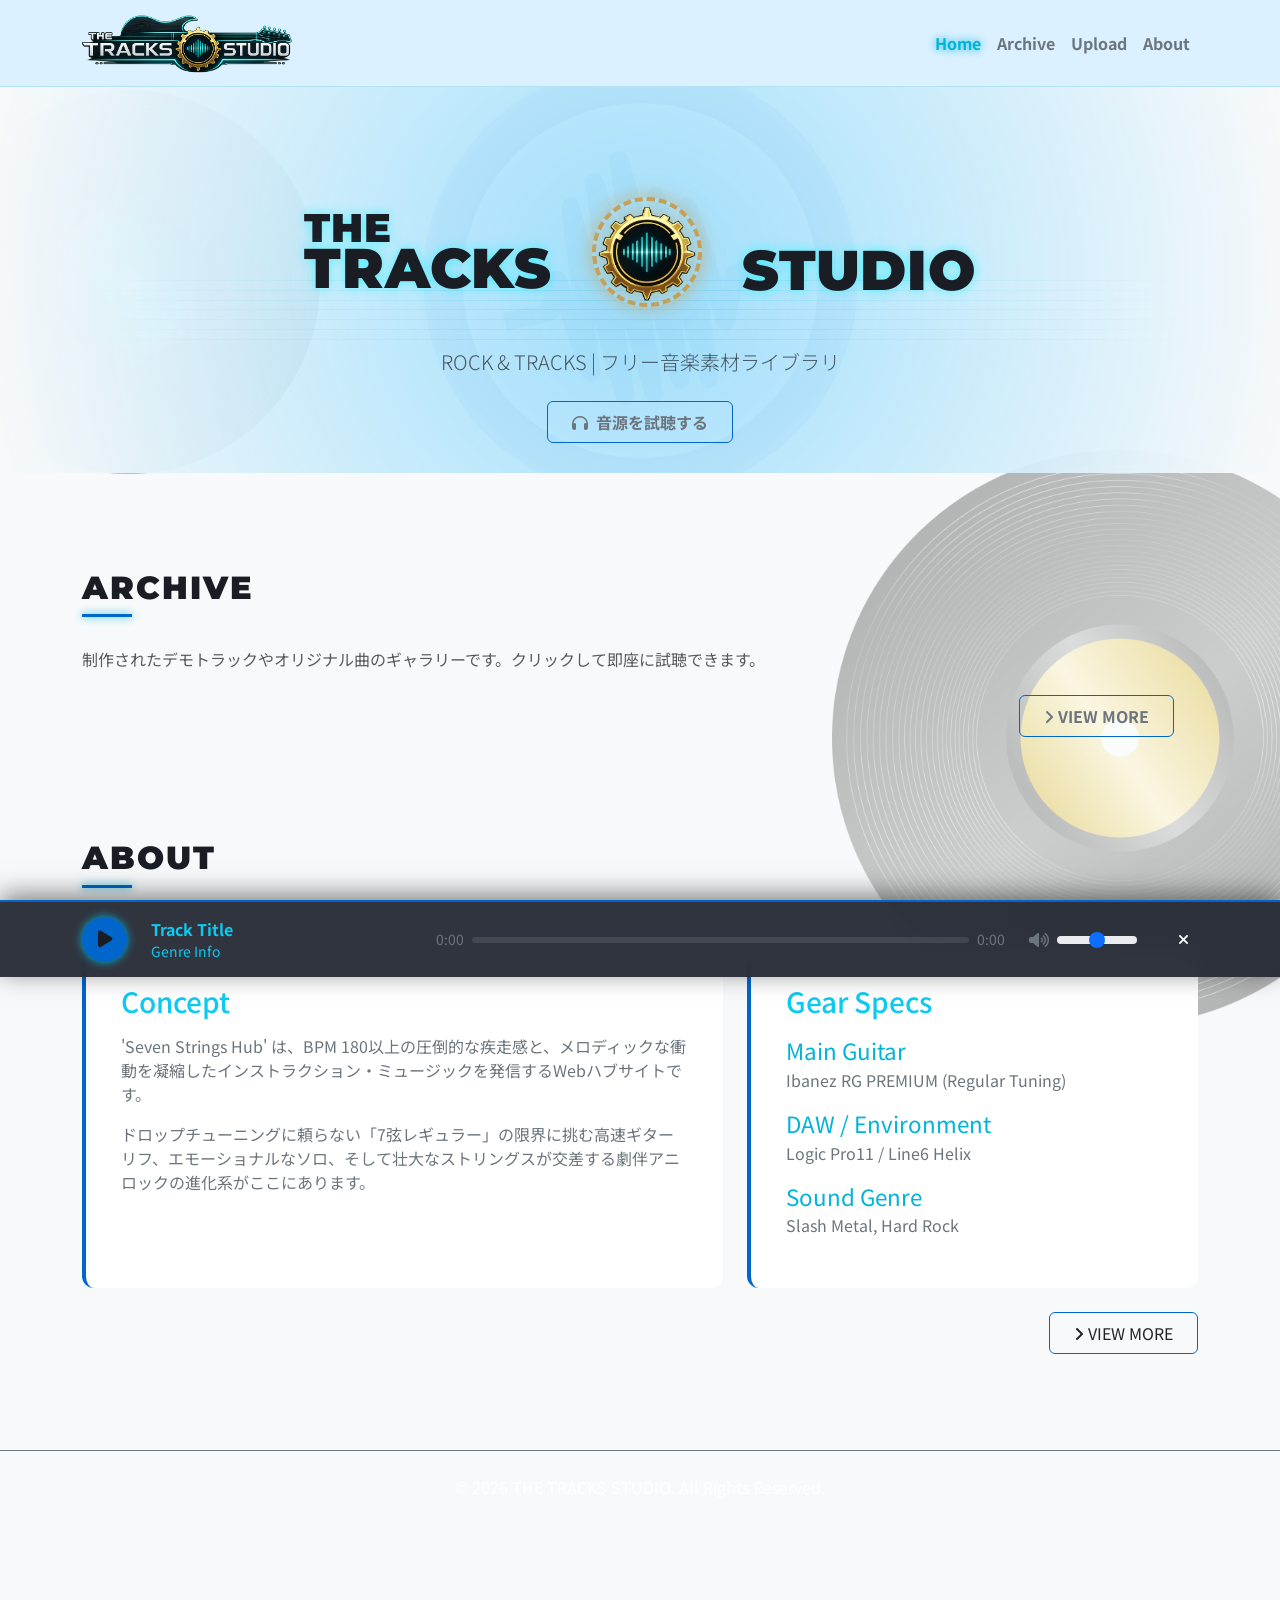
<file: index.html>
<!DOCTYPE html>
<html lang="ja">

<head>
  <meta charset="UTF-8">
  <meta name="viewport" content="width=device-width, initial-scale=1.0">
  <title>THE TRACKS STUDIO</title>

  <!-- Bootstrap 5 CSS -->
  <link href="https://cdn.jsdelivr.net/npm/bootstrap@5.3.2/dist/css/bootstrap.min.css" rel="stylesheet">
  <!-- Font Awesome 6 (アイコンフォント) -->
  <link href="https://cdnjs.cloudflare.com/ajax/libs/font-awesome/6.4.2/css/all.min.css" rel="stylesheet">
  <!-- Google Fonts -->
  <link rel="preconnect" href="https://fonts.googleapis.com">
  <link rel="preconnect" href="https://fonts.gstatic.com" crossorigin>
  <link
    href="https://fonts.googleapis.com/css2?family=Montserrat:wght@700;900&family=Noto+Sans+JP:wght@400;700&display=swap"
    rel="stylesheet">
  <!-- カスタムCSS -->
  <link rel="stylesheet" href="css/style.css">

</head>

<body>

  <!-- ナビゲーションバー -->
  <nav class="navbar navbar-expand-lg navbar-dark ssh-navbar sticky-top">
    <div class="container">
      <a class="navbar-brand" href="index.html"><img src="img/rogo-skeleton.png" alt="ロゴ" class="nav-rogo"></a>
      <button class="navbar-toggler" type="button" data-bs-toggle="collapse" data-bs-target="#sshNavbarContent">
        <span class="navbar-toggler-icon"></span>
      </button>
      <div class="collapse navbar-collapse" id="sshNavbarContent">
        <ul class="navbar-nav ms-auto mb-2 mb-lg-0">
          <li class="nav-item">
            <a class="nav-link ssh-nav-link active" href="index.html">Home</a>
          </li>
          <li class="nav-item">
            <a class="nav-link ssh-nav-link" href="archive.html">Archive</a>
          </li>
          <li class="nav-item">
            <a class="nav-link ssh-nav-link" href="upload.html">Upload</a>
          </li>
          <li class="nav-item">
            <a class="nav-link ssh-nav-link" href="about.html">About</a>
          </li>
        </ul>
      </div>
    </div>
  </nav>

  <div id="page-shell">
  <!-- ヒーローセクション（Home） -->
  <header id="home" class="ssh-hero-section d-flex align-items-center">
    <!-- ギターシルエットの装飾 -->
    <i class="fa-brands fa-creative-commons-sampling ssh-bg-guitar"></i>

    <!-- 7本の弦を模したライン装飾 -->
    <div class="ssh-strings-container">
      <div class="ssh-string-line"></div>
      <div class="ssh-string-line"></div>
      <div class="ssh-string-line"></div>
      <div class="ssh-string-line"></div>
      <div class="ssh-string-line"></div>
      <div class="ssh-string-line"></div>
      <div class="ssh-string-line"></div>
    </div>

    <div class="container text-center">
      <!-- 提示ロゴの再現エリア -->
      <div class="ssh-logo-wrapper">
        <div class="ssh-logo-left">
          <div class="ssh-text-the fs-1">THE</div>
          <div class="ssh-text-tracks">TRACKS</div>
        </div>
        <div class="ssh-logo-center">
          <div class="ssh-gold-gear"></div>
          <!-- 紋章として鋭利な突起を画像で表現 -->
          <div class="ssh-gold-crest">
            <img src="img/emblem.png" alt="emblem" class="w-75 mt-1">
          </div>
        </div>
        <div class="ssh-logo-right">
          <div class="ssh-text-studio">STUDIO</div>
        </div>
      </div>

      <p class="lead text-muted mb-4">ROCK & TRACKS | フリー音楽素材ライブラリ</p>
      <a href="archive.html" class="btn ssh-btn-outline px-4 py-2 ssh-nav-link"><i
          class="fa-solid fa-headphones me-2"></i>音源を試聴する</a>
    </div>
  </header>

  <!-- アーカイブセクション（Archive） -->
  <main id="main-content" class="container my-5">
    <section id="archive" class="py-5">
      <h2 class="ssh-section-title">ARCHIVE</h2>

      <p class="text-muted mb-4">制作されたデモトラックやオリジナル曲のギャラリーです。クリックして即座に試聴できます。</p>
      <!-- レコード背景1 -->
      <div class="record1"><img src="img/record1.png" alt="レコード1"></div>
      <!-- レコード背景2 -->
      <div class="record2"><img src="img/record2.png" alt="レコード2"></div>

      <!-- jQueryによって動的に出力されるカードリスト -->
      <div class="row" id="ssh-archive-container">
        <!-- JSで動的に追加されます -->
      </div>

      <a href="archive.html" class="btn text-dark ssh-btn-outline px-4 py-2 ssh-nav-link position-absolute end-0 me-4">
        <i class="fa-solid fa-angle-right me-1"></i>VIEW MORE
      </a>

      <div class="py-4"></div>
    </section>

    <!-- アバウトセクション（About） -->
    <section id="about" class="py-5">
      <h2 class="ssh-section-title">ABOUT</h2>
      <div class="row g-4 mt-2">
        <div class="col-lg-7">
          <div class="ssh-about-box h-100">
            <h3 class="text-info mb-3">Concept</h3>
            <p class="ssh-track-desc">
              'Seven Strings Hub' は、BPM 180以上の圧倒的な疾走感と、メロディックな衝動を凝縮したインストラクション・ミュージックを発信するWebハブサイトです。
            </p>
            <p class="ssh-track-desc">
              ドロップチューニングに頼らない「7弦レギュラー」の限界に挑む高速ギターリフ、エモーショナルなソロ、そして壮大なストリングスが交差する劇伴アニロックの進化系がここにあります。
            </p>
          </div>
        </div>

        <div class="col-lg-5">
          <div class="ssh-about-box h-100">
            <h3 class="text-info mb-3">Gear Specs</h3>
            <dl class="ssh-spec-list">
              <dt>Main Guitar</dt>
              <dd>Ibanez RG PREMIUM (Regular Tuning)</dd>
              <dt>DAW / Environment</dt>
              <dd>Logic Pro11 / Line6 Helix</dd>
              <dt>Sound Genre</dt>
              <dd>Slash Metal, Hard Rock</dd>
            </dl>
          </div>
        </div>
      </div>
      <div class="mt-4 d-flex justify-content-end">
      <a href="about.html" class="btn text-dark ssh-btn-outline px-4 py-2 ">
        <i class="fa-solid fa-angle-right me-1"></i>VIEW MORE
      </a>
      </div>
    </section>
  </main>
  </div>

  <!-- フッター -->
  <footer class="text-center py-4 border-top border-secondary mt-5">
    <div class="container">
      <p class="text-white mb-0">&copy; 2026 THE TRACKS STUDIO. All Rights Reserved.</p>
    </div>
  </footer>

  <!-- 固定型グローバルオーディオプレイヤー -->
  <div class="ssh-global-player" id="ssh-global-player">
    <div class="container">
      <div class="row align-items-center">
        <!-- 再生/一時停止ボタン -->
        <div class="col-auto">
          <button class="ssh-player-btn" id="ssh-global-play-btn">
            <i class="fa-solid fa-play"></i>
          </button>
        </div>
        <!-- トラック情報 -->
        <div class="col-md-3 col-12 my-2 my-md-0">
          <div class="ssh-player-title text-info fw-bold" id="ssh-player-title">Track Title</div>
          <div class="text-info small" id="ssh-player-genre">Genre Info</div>
        </div>
        <!-- プログレスバー -->
        <div class="col">
          <div class="d-flex align-items-center">
            <span class="small text-secondary me-2" id="ssh-current-time">0:00</span>
            <div class="ssh-progress-container" id="ssh-progress-container">
              <div class="ssh-progress-inner" id="ssh-progress-inner"></div>
            </div>
            <span class="small text-secondary ms-2" id="ssh-total-time">0:00</span>
          </div>
        </div>

        <!-- ボリュームスライダー -->
        <div class="col-auto d-flex align-items-center me-2" id="ssh-volume-section">
          <i class="fa-solid fa-volume-high text-secondary me-2" id="ssh-volume-icon"></i>
          <input type="range" class="form-range" id="ssh-volume-slider" min="0" max="1" step="0.05" value="0.5"
            style="width: 80px; cursor: pointer;">
        </div>

        <!-- プレイヤーを閉じるボタン -->
        <div class="col-auto">
          <button class="btn btn-sm text-white" id="ssh-close-player-btn" title="プレイヤーを閉じる">
            <i class="fa-solid fa-xmark"></i>
          </button>
        </div>
      </div>
    </div>
  </div>

  <!-- Bootstrap 5 JS Bundle -->
  <script src="https://cdn.jsdelivr.net/npm/bootstrap@5.3.2/dist/js/bootstrap.bundle.min.js"></script>
  <!-- jQuery -->
  <script src="https://code.jquery.com/jquery-3.7.1.min.js"></script>
  <!-- 音源再生用のカスタムJS -->
  <script src="js/music.js"></script>
  <script src="js/router.js"></script>
</body>

</html>
</file>
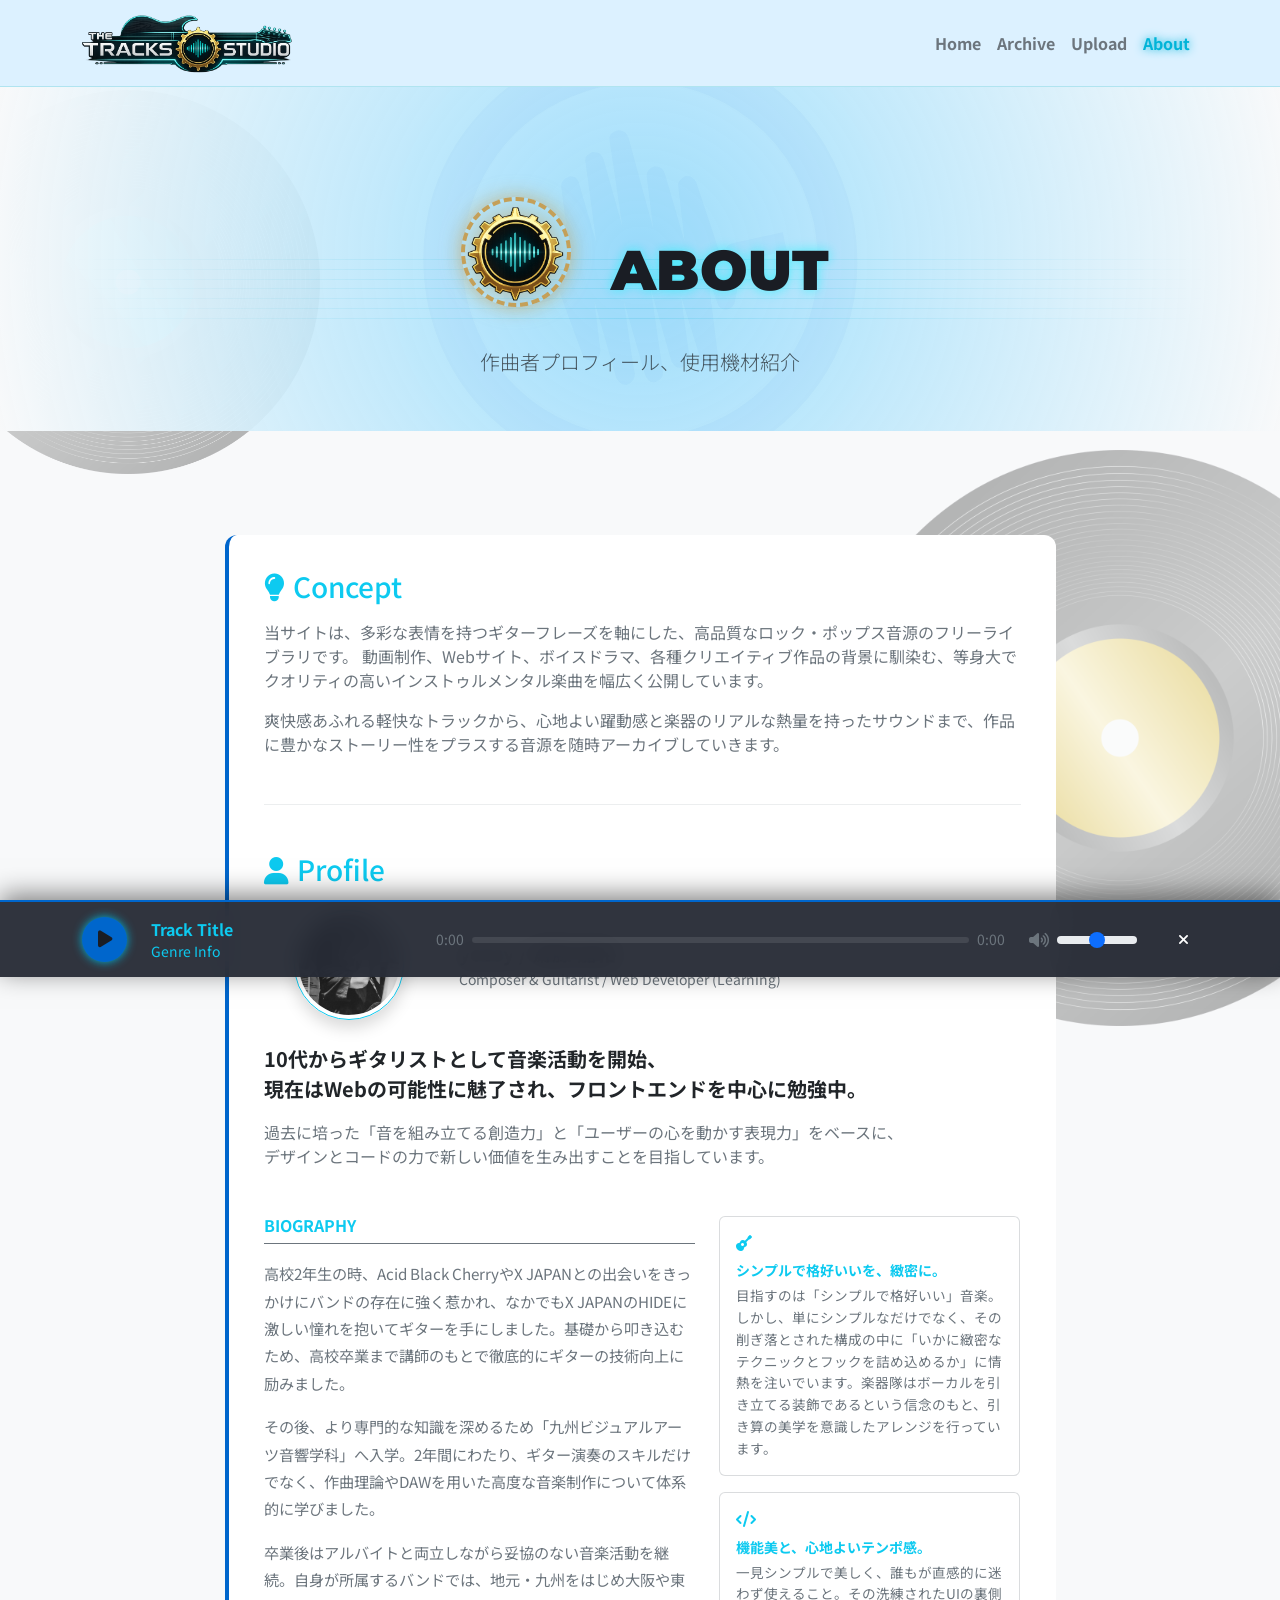
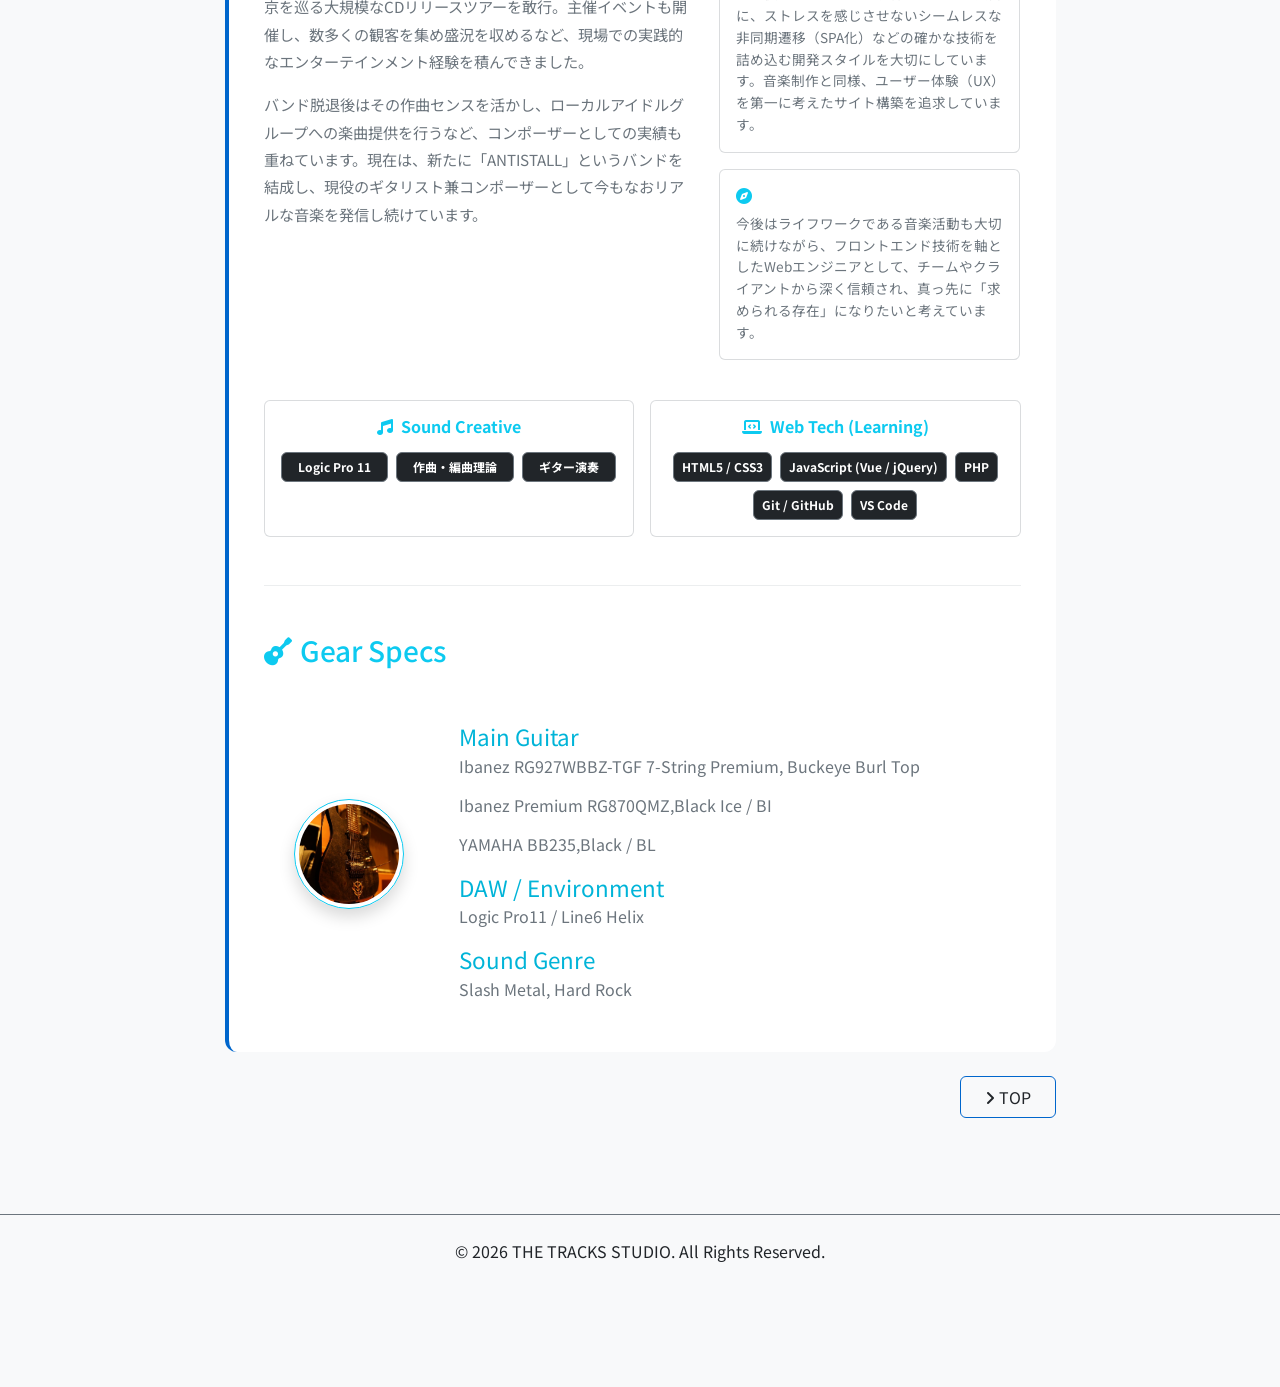
<file: about.html>
<!DOCTYPE html>
<html lang="ja">

<head>
  <meta charset="UTF-8">
  <meta name="viewport" content="width=device-width, initial-scale=1.0">
  <title>THE TRACKS STUDIO  ABOUT</title>

  <link href="https://cdn.jsdelivr.net/npm/bootstrap@5.3.2/dist/css/bootstrap.min.css" rel="stylesheet">
  <link href="https://cdnjs.cloudflare.com/ajax/libs/font-awesome/6.4.2/css/all.min.css" rel="stylesheet">
  <link rel="preconnect" href="https://fonts.googleapis.com">
  <link rel="preconnect" href="https://fonts.gstatic.com" crossorigin>
  <link
    href="https://fonts.googleapis.com/css2?family=Montserrat:wght@700;900&family=Noto+Sans+JP:wght@400;700&display=swap"
    rel="stylesheet">
  <link rel="stylesheet" href="css/style.css">
</head>
<body>

  <nav class="navbar navbar-expand-lg navbar-dark ssh-navbar sticky-top">
    <div class="container">
      <a class="navbar-brand" href="index.html"><img src="img/rogo-skeleton.png" alt="ロゴ" class="nav-rogo"></a>
      <button class="navbar-toggler" type="button" data-bs-toggle="collapse" data-bs-target="#sshNavbarContent">
        <span class="navbar-toggler-icon"></span>
      </button>
      <div class="collapse navbar-collapse" id="sshNavbarContent">
        <ul class="navbar-nav ms-auto mb-2 mb-lg-0">
          <li class="nav-item">
            <a class="nav-link ssh-nav-link" href="index.html">Home</a>
          </li>
          <li class="nav-item">
            <a class="nav-link ssh-nav-link" href="archive.html">Archive</a>
          </li>
          <li class="nav-item">
            <a class="nav-link ssh-nav-link" href="upload.html">Upload</a>
          </li>
          <li class="nav-item">
            <a class="nav-link ssh-nav-link active" href="about.html">About</a>
          </li>
        </ul>
      </div>
    </div>
  </nav>

  <div id="page-shell">
  <header id="home" class="ssh-hero-section d-flex align-items-center">
    <!-- 波形シルエットの装飾 -->
    <i class="fa-brands fa-creative-commons-sampling ssh-bg-guitar"></i>

    <!-- 7本の弦を模したライン装飾 -->
    <div class="ssh-strings-container">
      <div class="ssh-string-line"></div>
      <div class="ssh-string-line"></div>
      <div class="ssh-string-line"></div>
      <div class="ssh-string-line"></div>
      <div class="ssh-string-line"></div>
      <div class="ssh-string-line"></div>
      <div class="ssh-string-line"></div>
    </div>

    <div class="container text-center">
      <div class="ssh-logo-wrapper">
        <div class="ssh-logo-center">
          <div class="ssh-gold-gear"></div>
          <div class="ssh-gold-crest">
            <img src="img/emblem.png" alt="emblem" class="w-75 mt-1">
          </div>
        </div>
        <div class="ssh-logo-right">
          <div class="ssh-text-studio">ABOUT</div>
        </div>
      </div>
      <p class="lead text-muted mb-4">作曲者プロフィール、使用機材紹介</p>
    </div>
  </header>

  <main id="main-content" class="container my-5">
    <div class="record1"><img src="img/record1.png" alt="レコード1"></div>
    <div class="record2"><img src="img/record2.png" alt="レコード2"></div>

    <section id="about" class="py-5">
      <div class="row justify-content-center mt-2">
        <div class="col-lg-9">

          <div class="ssh-about-box">

            <!-- 1. コンセプト -->
            <div class="mb-5">
              <h3 class="text-info mb-3"><i class="fa-solid fa-lightbulb me-2"></i>Concept</h3>
              <p class="ssh-track-desc">
                当サイトは、多彩な表情を持つギターフレーズを軸にした、高品質なロック・ポップス音源のフリーライブラリです。
                動画制作、Webサイト、ボイスドラマ、各種クリエイティブ作品の背景に馴染む、等身大でクオリティの高いインストゥルメンタル楽曲を幅広く公開しています。
              </p>
              <p class="ssh-track-desc mb-0">
                爽快感あふれる軽快なトラックから、心地よい躍動感と楽器のリアルな熱量を持ったサウンドまで、作品に豊かなストーリー性をプラスする音源を随時アーカイブしていきます。
              </p>
            </div>

            <hr class="border-secondary my-5 border-opacity-50">

            <!-- 2. プロフィールメイン -->
            <div class="mb-5">
              <h3 class="text-info mb-4"><i class="fa-solid fa-user me-2"></i>Profile</h3>

              <div class="row g-4 mb-4 align-items-center">
                <div class="col-md-3 text-center">
                  <img src="img/profile.jpg" alt="Creator Icon"
                    class="rounded-circle border border-info p-1 shadow img-fluid"
                    style="width: 110px; height: 110px; object-fit: cover;">
                </div>
                <div class="col-md-9 text-start">
                  <h4 class="h5 text-dark fw-bold mb-1">yossy / 齋藤 嘉裕</h4>
                  <p class="text-secondary small mb-0">Composer & Guitarist / Web Developer (Learning)</p>
                </div>
              </div>

              <!-- イントロテキスト -->
              <p class="lead text-dark fw-bold mb-3">
                10代からギタリストとして音楽活動を開始、<br>現在はWebの可能性に魅了され、フロントエンドを中心に勉強中。
              </p>
              <p class="ssh-track-desc mb-4">
                過去に培った「音を組み立てる創造力」と「ユーザーの心を動かす表現力」をベースに、<br>デザインとコードの力で新しい価値を生み出すことを目指しています。
              </p>

              <!-- 経歴とこだわり -->
              <div class="row g-4 mt-2">
                <!-- 経歴 -->
                <div class="col-md-7">
                  <h5 class="h6 fw-bold text-info mb-3 border-bottom border-secondary pb-2">BIOGRAPHY</h5>
                  <div class="ssh-track-desc text-secondary" style="line-height: 1.8; font-size: 0.95rem;">
                    <p class="mb-3">
                      高校2年生の時、Acid Black CherryやX JAPANとの出会いをきっかけにバンドの存在に強く惹かれ、なかでもX JAPANのHIDEに激しい憧れを抱いてギターを手にしました。基礎から叩き込むため、高校卒業まで講師のもとで徹底的にギターの技術向上に励みました。
                    </p>
                    <p class="mb-3">
                      その後、より専門的な知識を深めるため「九州ビジュアルアーツ音響学科」へ入学。2年間にわたり、ギター演奏のスキルだけでなく、作曲理論やDAWを用いた高度な音楽制作について体系的に学びました。
                    </p>
                    <p class="mb-3">
                      卒業後はアルバイトと両立しながら妥協のない音楽活動を継続。自身が所属するバンドでは、地元・九州をはじめ大阪や東京を巡る大規模なCDリリースツアーを敢行。主催イベントも開催し、数多くの観客を集め盛況を収めるなど、現場での実践的なエンターテインメント経験を積んできました。
                    </p>
                    <p class="mb-0">
                      バンド脱退後はその作曲センスを活かし、ローカルアイドルグループへの楽曲提供を行うなど、コンポーザーとしての実績も重ねています。現在は、新たに「ANTISTALL」というバンドを結成し、現役のギタリスト兼コンポーザーとして今もなおリアルな音楽を発信し続けています。
                    </p>
                  </div>
                </div>

                <!-- こだわり -->
                <div class="col-md-5">
                  <div class="p-3 mb-3 rounded border border-secondary border-opacity-25" style="background: rgba(255,255,255,0.02);">
                    <h6 class="fw-bold text-white mb-2"><i class="fa-solid fa-guitar me-2 text-info"></i>CREATIVE BELIEF</h6>
                    <p class="text-info small fw-bold mb-1">シンプルで格好いいを、緻密に。</p>
                    <p class="small text-secondary mb-0" style="font-size: 0.85rem; line-height: 1.6;">
                      目指すのは「シンプルで格好いい」音楽。しかし、単にシンプルなだけでなく、その削ぎ落とされた構成の中に「いかに緻密なテクニックとフックを詰め込めるか」に情熱を注いでいます。楽器隊はボーカルを引き立てる装飾であるという信念のもと、引き算の美学を意識したアレンジを行っています。
                    </p>
                  </div>

                  <div class="p-3 mb-3 rounded border border-secondary border-opacity-25" style="background: rgba(255,255,255,0.02);">
                    <h6 class="fw-bold text-white mb-2"><i class="fa-solid fa-code me-2 text-info"></i>WEB CODING FOCUS</h6>
                    <p class="text-info small fw-bold mb-1">機能美と、心地よいテンポ感。</p>
                    <p class="small text-secondary mb-0" style="font-size: 0.85rem; line-height: 1.6;">
                      一見シンプルで美しく、誰もが直感的に迷わず使えること。その洗練されたUIの裏側に、ストレスを感じさせないシームレスな非同期遷移（SPA化）などの確かな技術を詰め込む開発スタイルを大切にしています。音楽制作と同様、ユーザー体験（UX）を第一に考えたサイト構築を追求しています。
                    </p>
                  </div>

                  <div class="p-3 rounded border border-secondary border-opacity-25" style="background: rgba(255,255,255,0.02);">
                    <h6 class="fw-bold text-white mb-2"><i class="fa-solid fa-compass me-2 text-info"></i>FUTURE VISION</h6>
                    <p class="small text-secondary mb-0" style="font-size: 0.85rem; line-height: 1.6;">
                      今後はライフワークである音楽活動も大切に続けながら、フロントエンド技術を軸としたWebエンジニアとして、チームやクライアントから深く信頼され、真っ先に「求められる存在」になりたいと考えています。
                    </p>
                  </div>
                </div>
              </div>

              <!-- スキルセット -->
              <div class="row g-3 mt-4">
                <div class="col-md-6">
                  <div class="p-3 rounded border border-secondary border-opacity-25 h-100" style="background: rgba(255,255,255,0.01);">
                    <h6 class="fw-bold text-info mb-3 text-center"><i class="fa-solid fa-music me-2"></i>Sound Creative</h6>
                    <div class="d-flex flex-wrap gap-2 justify-content-center">
                      <span class="badge bg-dark text-white border border-secondary px-3 py-2">Logic Pro 11</span>
                      <span class="badge bg-dark text-white border border-secondary px-3 py-2">作曲・編曲理論</span>
                      <span class="badge bg-dark text-white border border-secondary px-3 py-2">ギター演奏</span>
                    </div>
                  </div>
                </div>
                <div class="col-md-6">
                  <div class="p-3 rounded border border-secondary border-opacity-25 h-100" style="background: rgba(255,255,255,0.01);">
                    <h6 class="fw-bold text-info mb-3 text-center"><i class="fa-solid fa-laptop-code me-2"></i>Web Tech (Learning)</h6>
                    <div class="d-flex flex-wrap gap-2 justify-content-center">
                      <span class="badge bg-dark text-white border border-secondary px-2 py-2">HTML5 / CSS3</span>
                      <span class="badge bg-dark text-white border border-secondary px-2 py-2">JavaScript (Vue / jQuery)</span>
                      <span class="badge bg-dark text-white border border-secondary px-2 py-2">PHP</span>
                      <span class="badge bg-dark text-white border border-secondary px-2 py-2">Git / GitHub</span>
                      <span class="badge bg-dark text-white border border-secondary px-2 py-2">VS Code</span>
                    </div>
                  </div>
                </div>
              </div>

            </div>

            <hr class="border-secondary my-5 border-opacity-50">

            <!-- 3. 機材スペック -->
            <div>
              <h3 class="text-info mb-4"><i class="fa-solid fa-guitar me-2"></i>Gear Specs</h3>

              <div class="row align-items-center g-4">
                <div class="col-md-3 text-center">
                  <img src="img/guitar.JPG" alt="guitar Icon"
                    class="rounded-circle border border-info p-1 shadow img-fluid"
                    style="width: 110px; height: 110px; object-fit: cover;">
                </div>
                <div class="col-md-9 text-start">
                  <h4 class="h5 text-white fw-bold mb-1">使用機材</h4>
                  <dl class="ssh-spec-list">
                    <dt>Main Guitar</dt>
                    <dd>Ibanez RG927WBBZ-TGF 7-String Premium, Buckeye Burl Top</dd>
                    <dd>Ibanez Premium RG870QMZ,Black Ice / BI</dd>
                    <dd>YAMAHA BB235,Black / BL</dd>
                    <dt>DAW / Environment</dt>
                    <dd>Logic Pro11 / Line6 Helix</dd>
                    <dt>Sound Genre</dt>
                    <dd>Slash Metal, Hard Rock</dd>
                  </dl>
                </div>
              </div>
            </div>
          </div>
      <div class="mt-4 d-flex justify-content-end">
      <a href="index.html" class="btn text-dark ssh-btn-outline px-4 py-2 ">
        <i class="fa-solid fa-angle-right me-1"></i>TOP
      </a>
      </div>
        </div>
      </div>
    </section>
  </main>
  </div>

  <footer class="text-center py-4 border-top border-secondary mt-5">
    <div class="container">
      <p class="text-dark mb-0">&copy; 2026 THE TRACKS STUDIO. All Rights Reserved.</p>
    </div>
  </footer >

  <div class="ssh-global-player" id="ssh-global-player">
    <div class="container">
      <div class="row align-items-center">
        <div class="col-auto">
          <button class="ssh-player-btn" id="ssh-global-play-btn">
            <i class="fa-solid fa-play"></i>
          </button>
        </div>
        <div class="col-md-3 col-12 my-2 my-md-0">
          <div class="ssh-player-title text-info fw-bold" id="ssh-player-title">Track Title</div>
          <div class="text-info small" id="ssh-player-genre">Genre Info</div>
        </div>
        <div class="col">
          <div class="d-flex align-items-center">
            <span class="small text-secondary me-2" id="ssh-current-time">0:00</span>
            <div class="ssh-progress-container" id="ssh-progress-container">
              <div class="ssh-progress-inner" id="ssh-progress-inner"></div>
            </div>
            <span class="small text-secondary ms-2" id="ssh-total-time">0:00</span>
          </div>
        </div>
        <div class="col-auto d-flex align-items-center me-2" id="ssh-volume-section">
          <i class="fa-solid fa-volume-high text-secondary me-2" id="ssh-volume-icon"></i>
          <input type="range" class="form-range" id="ssh-volume-slider" min="0" max="1" step="0.05" value="0.5"
            style="width: 80px; cursor: pointer;">
        </div>
        <div class="col-auto">
          <button class="btn btn-sm text-white" id="ssh-close-player-btn" title="プレイヤーを閉じる">
            <i class="fa-solid fa-xmark"></i>
          </button>
        </div>
      </div>
    </div>
  </div>

  <script src="https://cdn.jsdelivr.net/npm/bootstrap@5.3.2/dist/js/bootstrap.bundle.min.js"></script>
  <script src="https://code.jquery.com/jquery-3.7.1.min.js"></script>
  <script src="js/music.js"></script>
  <script src="js/router.js"></script>  <script src="js/router.js"></script></body>

</html>
</file>
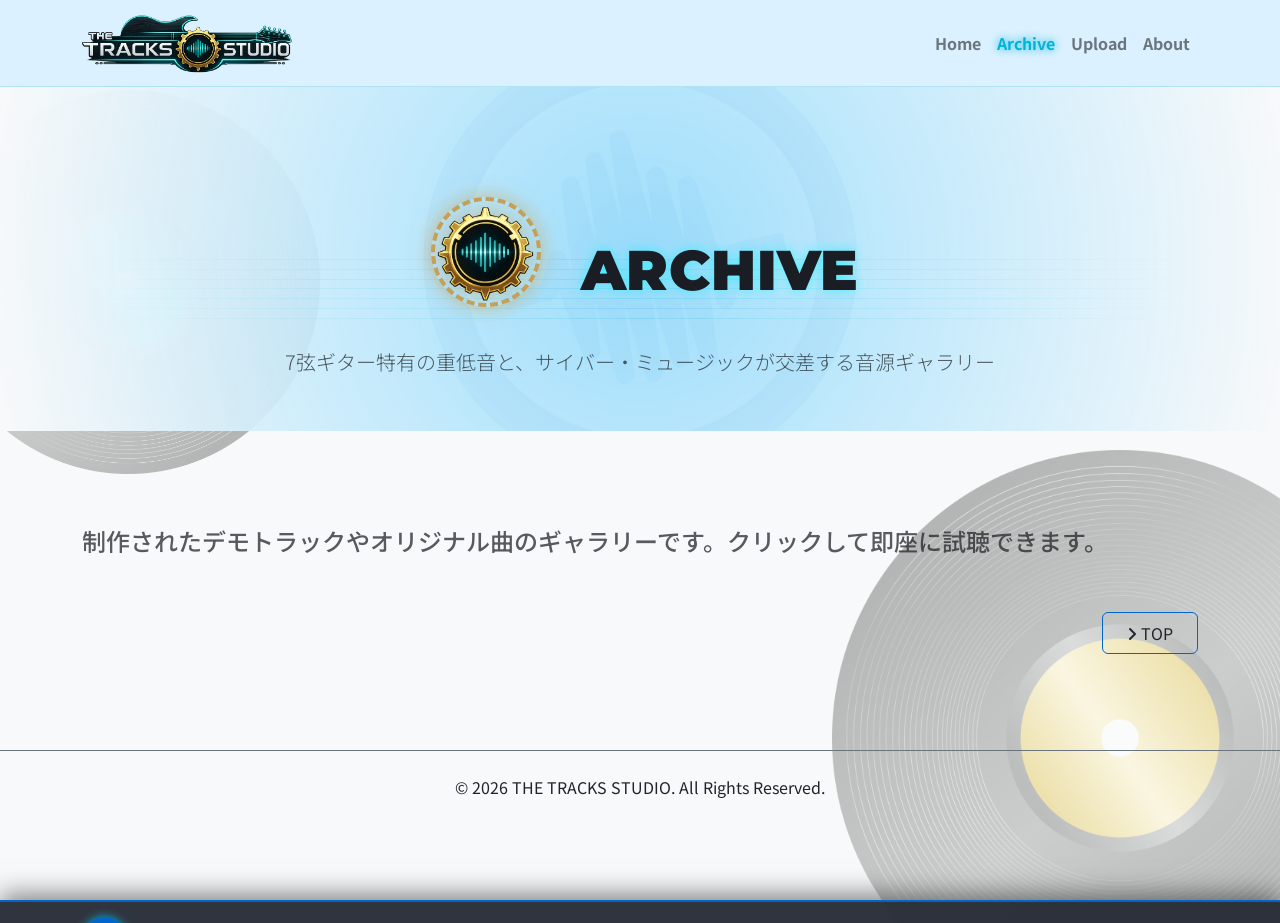
<file: archive.html>
<!DOCTYPE html>
<html lang="ja">

<head>
  <meta charset="UTF-8">
  <meta name="viewport" content="width=device-width, initial-scale=1.0">
  <title>THE TRACKS STUDIO  Archive</title>

  <!-- Bootstrap 5 CSS -->
  <link href="https://cdn.jsdelivr.net/npm/bootstrap@5.3.2/dist/css/bootstrap.min.css" rel="stylesheet">
  <!-- Font Awesome 6 (アイコンフォント) -->
  <link href="https://cdnjs.cloudflare.com/ajax/libs/font-awesome/6.4.2/css/all.min.css" rel="stylesheet">
  <!-- Google Fonts -->
  <link rel="preconnect" href="https://fonts.googleapis.com">
  <link rel="preconnect" href="https://fonts.gstatic.com" crossorigin>
  <link
    href="https://fonts.googleapis.com/css2?family=Montserrat:wght@700;900&family=Noto+Sans+JP:wght@400;700&display=swap"
    rel="stylesheet">
  <!-- カスタムCSS -->
  <link rel="stylesheet" href="css/style.css">

</head>

<body>

  <!-- ナビゲーションバー -->
  <nav class="navbar navbar-expand-lg navbar-dark ssh-navbar sticky-top">
    <div class="container">
      <a class="navbar-brand" href="index.html"><img src="img/rogo-skeleton.png" alt="ロゴ" class="nav-rogo"></a>
      <button class="navbar-toggler" type="button" data-bs-toggle="collapse" data-bs-target="#sshNavbarContent">
        <span class="navbar-toggler-icon"></span>
      </button>
      <div class="collapse navbar-collapse" id="sshNavbarContent">
        <ul class="navbar-nav ms-auto mb-2 mb-lg-0">
          <li class="nav-item">
            <a class="nav-link ssh-nav-link" href="index.html">Home</a>
          </li>
          <li class="nav-item">
            <a class="nav-link ssh-nav-link active" href="archive.html">Archive</a>
          </li>
          <li class="nav-item">
            <a class="nav-link ssh-nav-link" href="upload.html">Upload</a>
          </li>
          <li class="nav-item">
            <a class="nav-link ssh-nav-link" href="about.html">About</a>
          </li>
        </ul>
      </div>
    </div>
  </nav>

  <div id="page-shell">
  <!-- ヒーローセクション（Home） -->
  <header id="home" class="ssh-hero-section d-flex align-items-center">
    <!-- ギターシルエットの装飾 -->
    <i class="fa-brands fa-creative-commons-sampling ssh-bg-guitar"></i>

    <!-- 7本の弦を模したライン装飾 -->
    <div class="ssh-strings-container">
      <div class="ssh-string-line"></div>
      <div class="ssh-string-line"></div>
      <div class="ssh-string-line"></div>
      <div class="ssh-string-line"></div>
      <div class="ssh-string-line"></div>
      <div class="ssh-string-line"></div>
      <div class="ssh-string-line"></div>
    </div>

    <div class="container text-center">
      <!-- 提示ロゴの再現エリア -->
      <div class="ssh-logo-wrapper">

        <div class="ssh-logo-center">
          <div class="ssh-gold-gear"></div>
          <!-- 紋章として鋭利な突起を画像で表現 -->
          <div class="ssh-gold-crest">
            <img src="img/emblem.png" alt="emblem" class="w-75 mt-1">
          </div>
        </div>
        <div class="ssh-logo-right">
          <div class="ssh-text-studio">ARCHIVE</div>
        </div>
      </div>

      <p class="lead text-muted mb-4">7弦ギター特有の重低音と、サイバー・ミュージックが交差する音源ギャラリー</p>

    </div>
  </header>

  <!-- アーカイブセクション（Archive） -->
  <main id="main-content" class="container my-5">
    <section id="archive" class="py-5">

      <h4 class="text-muted pb-2 mb-4">制作されたデモトラックやオリジナル曲のギャラリーです。クリックして即座に試聴できます。</h4>
      <!-- レコード背景1 -->
      <div class="record1"><img src="img/record1.png" alt="レコード1"></div>
      <!-- レコード背景2 -->
      <div class="record2"><img src="img/record2.png" alt="レコード2"></div>

      <!-- jQueryによって動的に出力されるカードリスト -->
      <div class="row" id="ssh-archive-container">
        <!-- JSで動的に追加されます -->
      </div>
      <div class="mt-4 d-flex justify-content-end">
      <a href="index.html" class="btn text-dark ssh-btn-outline px-4 py-2 ">
        <i class="fa-solid fa-angle-right me-1"></i>TOP
      </a>
      </div>

    </section>

  </main>
  </div>

  <!-- フッター -->
  <footer class="text-center py-4 border-top border-secondary mt-5">
    <div class="container">
      <p class="text-dark mb-0">&copy; 2026 THE TRACKS STUDIO. All Rights Reserved.</p>
    </div>
  </footer>

  <!-- 固定型グローバルオーディオプレイヤー -->
  <div class="ssh-global-player" id="ssh-global-player">
    <div class="container">
      <div class="row align-items-center">
        <!-- 再生/一時停止ボタン -->
        <div class="col-auto">
          <button class="ssh-player-btn" id="ssh-global-play-btn">
            <i class="fa-solid fa-play"></i>
          </button>
        </div>
        <!-- トラック情報 -->
        <div class="col-md-3 col-12 my-2 my-md-0">
          <div class="ssh-player-title text-info fw-bold" id="ssh-player-title">Track Title</div>
          <div class="text-info small" id="ssh-player-genre">Genre Info</div>
        </div>
        <!-- プログレスバー -->
        <div class="col">
          <div class="d-flex align-items-center">
            <span class="small text-secondary me-2" id="ssh-current-time">0:00</span>
            <div class="ssh-progress-container" id="ssh-progress-container">
              <div class="ssh-progress-inner" id="ssh-progress-inner"></div>
            </div>
            <span class="small text-secondary ms-2" id="ssh-total-time">0:00</span>
          </div>
        </div>

                <!-- ボリュームスライダー -->
                <div class="col-auto d-flex align-items-center me-2" id="ssh-volume-section">
                  <i class="fa-solid fa-volume-high text-secondary me-2" id="ssh-volume-icon"></i>
                  <input type="range" class="form-range" id="ssh-volume-slider" min="0" max="1" step="0.05" value="0.5" style="width: 80px; cursor: pointer;">
                </div>
        

        <!-- プレイヤーを閉じるボタン -->
        <div class="col-auto">
          <button class="btn btn-sm text-white" id="ssh-close-player-btn" title="プレイヤーを閉じる">
            <i class="fa-solid fa-xmark"></i>
          </button>
        </div>
      </div>
    </div>
  </div>

  <!-- Bootstrap 5 JS Bundle -->
  <script src="https://cdn.jsdelivr.net/npm/bootstrap@5.3.2/dist/js/bootstrap.bundle.min.js"></script>
  <!-- jQuery -->
  <script src="https://code.jquery.com/jquery-3.7.1.min.js"></script>

  <script src="js/music.js"></script>
  <script src="js/router.js"></script>
</body>

</html>
</file>
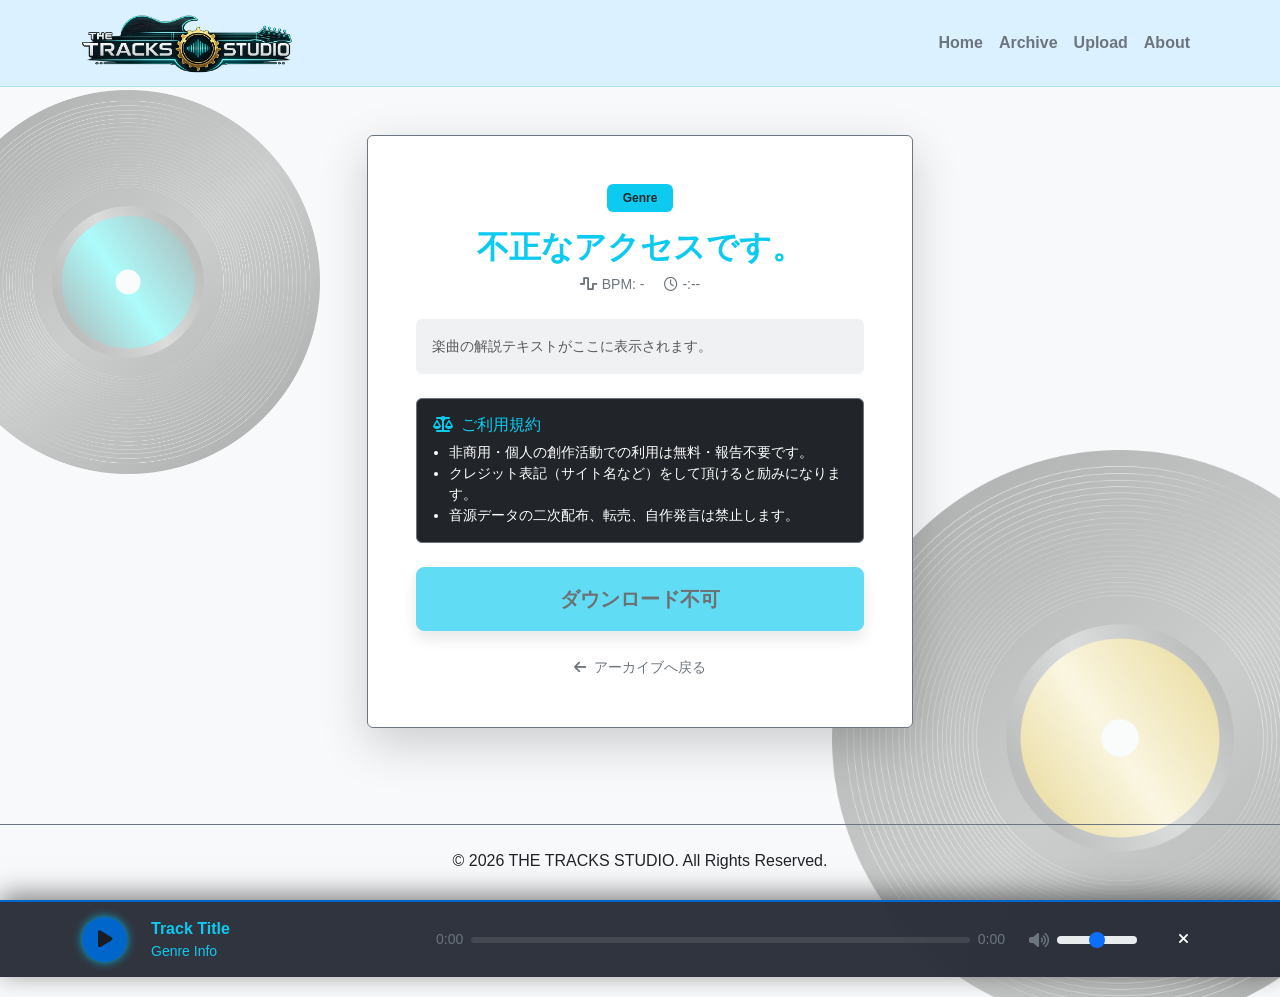
<file: download.html>
<!DOCTYPE html>
<html lang="ja">
<head>
  <meta charset="UTF-8">
  <meta name="viewport" content="width=device-width, initial-scale=1.0">
  <title>THE TRACKS STUDIO  DOWNLOAD</title>
  <link href="https://cdn.jsdelivr.net/npm/bootstrap@5.3.2/dist/css/bootstrap.min.css" rel="stylesheet">
  <link href="https://cdnjs.cloudflare.com/ajax/libs/font-awesome/6.4.2/css/all.min.css" rel="stylesheet">
  <link rel="stylesheet" href="css/style.css">
</head>
<body class="d-flex flex-column" style="min-height: 100vh;">

  <nav class="navbar navbar-expand-lg navbar-dark ssh-navbar sticky-top">
    <div class="container">
      <a class="navbar-brand" href="index.html"><img src="img/rogo-skeleton.png" alt="ロゴ" class="nav-rogo"></a>
      <button class="navbar-toggler" type="button" data-bs-toggle="collapse" data-bs-target="#sshNavbarContent">
        <span class="navbar-toggler-icon"></span>
      </button>
      <div class="collapse navbar-collapse" id="sshNavbarContent">
        <ul class="navbar-nav ms-auto mb-2 mb-lg-0">
          <li class="nav-item"><a class="nav-link ssh-nav-link" href="index.html">Home</a></li>
          <li class="nav-item"><a class="nav-link ssh-nav-link" href="archive.html">Archive</a></li>
          <li class="nav-item"><a class="nav-link ssh-nav-link" href="upload.html">Upload</a></li>
          <li class="nav-item"><a class="nav-link ssh-nav-link" href="about.html">About</a></li>
        </ul>
      </div>
    </div>
  </nav>

  <div id="page-shell">
  <main id="main-content" class="container my-auto py-5">

          <!-- レコード背景1 -->
      <div class="record1"><img src="img/record1.png" alt="レコード1"></div>
      <!-- レコード背景2 -->
      <div class="record2"><img src="img/record2.png" alt="レコード2"></div>

    <div class="row justify-content-center">
      <div class="col-md-8 col-lg-6">
        
        <div class="bg-white text-dark p-4 p-md-5 rounded border border-secondary shadow-lg text-center">
          
          <span class="badge bg-info text-dark mb-3 fw-bold px-3 py-2" id="dl-track-genre">Genre</span>
          
          <h2 id="dl-track-title" class="text-info mb-2 fw-bold">曲名を取得中...</h2>
          <div class="text-secondary small mb-4">
            <span class="me-3"><i class="fa-solid fa-wave-square me-1"></i>BPM: <span id="dl-track-bpm">-</span></span>
            <span><i class="fa-regular fa-clock me-1"></i><span id="dl-track-duration">-:--</span></span>
          </div>

          <p id="dl-track-desc" class="text-muted text-start bg-secondary bg-opacity-10 p-3 rounded mb-4 small" style="line-height: 1.6;">
            楽曲の解説テキストがここに表示されます。
          </p>

          <div class="text-start small mb-4 p-3 border border-secondary rounded bg-dark">
            <h5 class="text-info h6 mb-2"><i class="fa-solid fa-scale-balanced me-1"></i> ご利用規約</h5>
            <ul class="text-white mb-0 ps-3">
              <li>非商用・個人の創作活動での利用は無料・報告不要です。</li>
              <li>クレジット表記（サイト名など）をして頂けると励みになります。</li>
              <li>音源データの二次配布、転売、自作発言は禁止します。</li>
            </ul>
          </div>

          <div class="d-grid gap-2 mb-4">
            <a href="" id="dl-actual-btn" download class="btn btn-info btn-lg fw-bold text-dark py-3 shadow">
              <i class="fa-solid fa-download me-2"></i> 規約に同意してダウンロード
            </a>
          </div>
          
          <div class="mt-3">
            <a href="archive.html" class="text-secondary text-decoration-none small">
              <i class="fa-solid fa-arrow-left me-1"></i> アーカイブへ戻る
            </a>
          </div>

        </div> </div>
    </div>
  </main>
  </div>

  <div class="ssh-global-player" id="ssh-global-player">
    <div class="container">
      <div class="row align-items-center">
        <div class="col-auto">
          <button class="ssh-player-btn" id="ssh-global-play-btn">
            <i class="fa-solid fa-play"></i>
          </button>
        </div>
        <div class="col-md-3 col-12 my-2 my-md-0">
          <div class="ssh-player-title text-info fw-bold" id="ssh-player-title">Track Title</div>
          <div class="text-info small" id="ssh-player-genre">Genre Info</div>
        </div>
        <div class="col">
          <div class="d-flex align-items-center">
            <span class="small text-secondary me-2" id="ssh-current-time">0:00</span>
            <div class="ssh-progress-container" id="ssh-progress-container">
              <div class="ssh-progress-inner" id="ssh-progress-inner"></div>
            </div>
            <span class="small text-secondary ms-2" id="ssh-total-time">0:00</span>
          </div>
        </div>
        <div class="col-auto d-flex align-items-center me-2" id="ssh-volume-section">
          <i class="fa-solid fa-volume-high text-secondary me-2" id="ssh-volume-icon"></i>
          <input type="range" class="form-range" id="ssh-volume-slider" min="0" max="1" step="0.05" value="0.5" style="width: 80px; cursor: pointer;">
        </div>
        <div class="col-auto">
          <button class="btn btn-sm text-white" id="ssh-close-player-btn" title="プレイヤーを閉じる">
            <i class="fa-solid fa-xmark"></i>
          </button>
        </div>
      </div>
    </div>
  </div>

    <!-- フッター -->
  <footer class="text-center py-4 border-top border-secondary mt-5">
    <div class="container">
      <p class="text-dark mb-0">&copy; 2026 THE TRACKS STUDIO. All Rights Reserved.</p>
    </div>
  </footer>

  <script src="https://code.jquery.com/jquery-3.7.1.min.js"></script>
  <script src="js/music.js"></script>
  <script src="js/download.js"></script>
  <script src="js/router.js"></script>
</body>
</html>
</file>
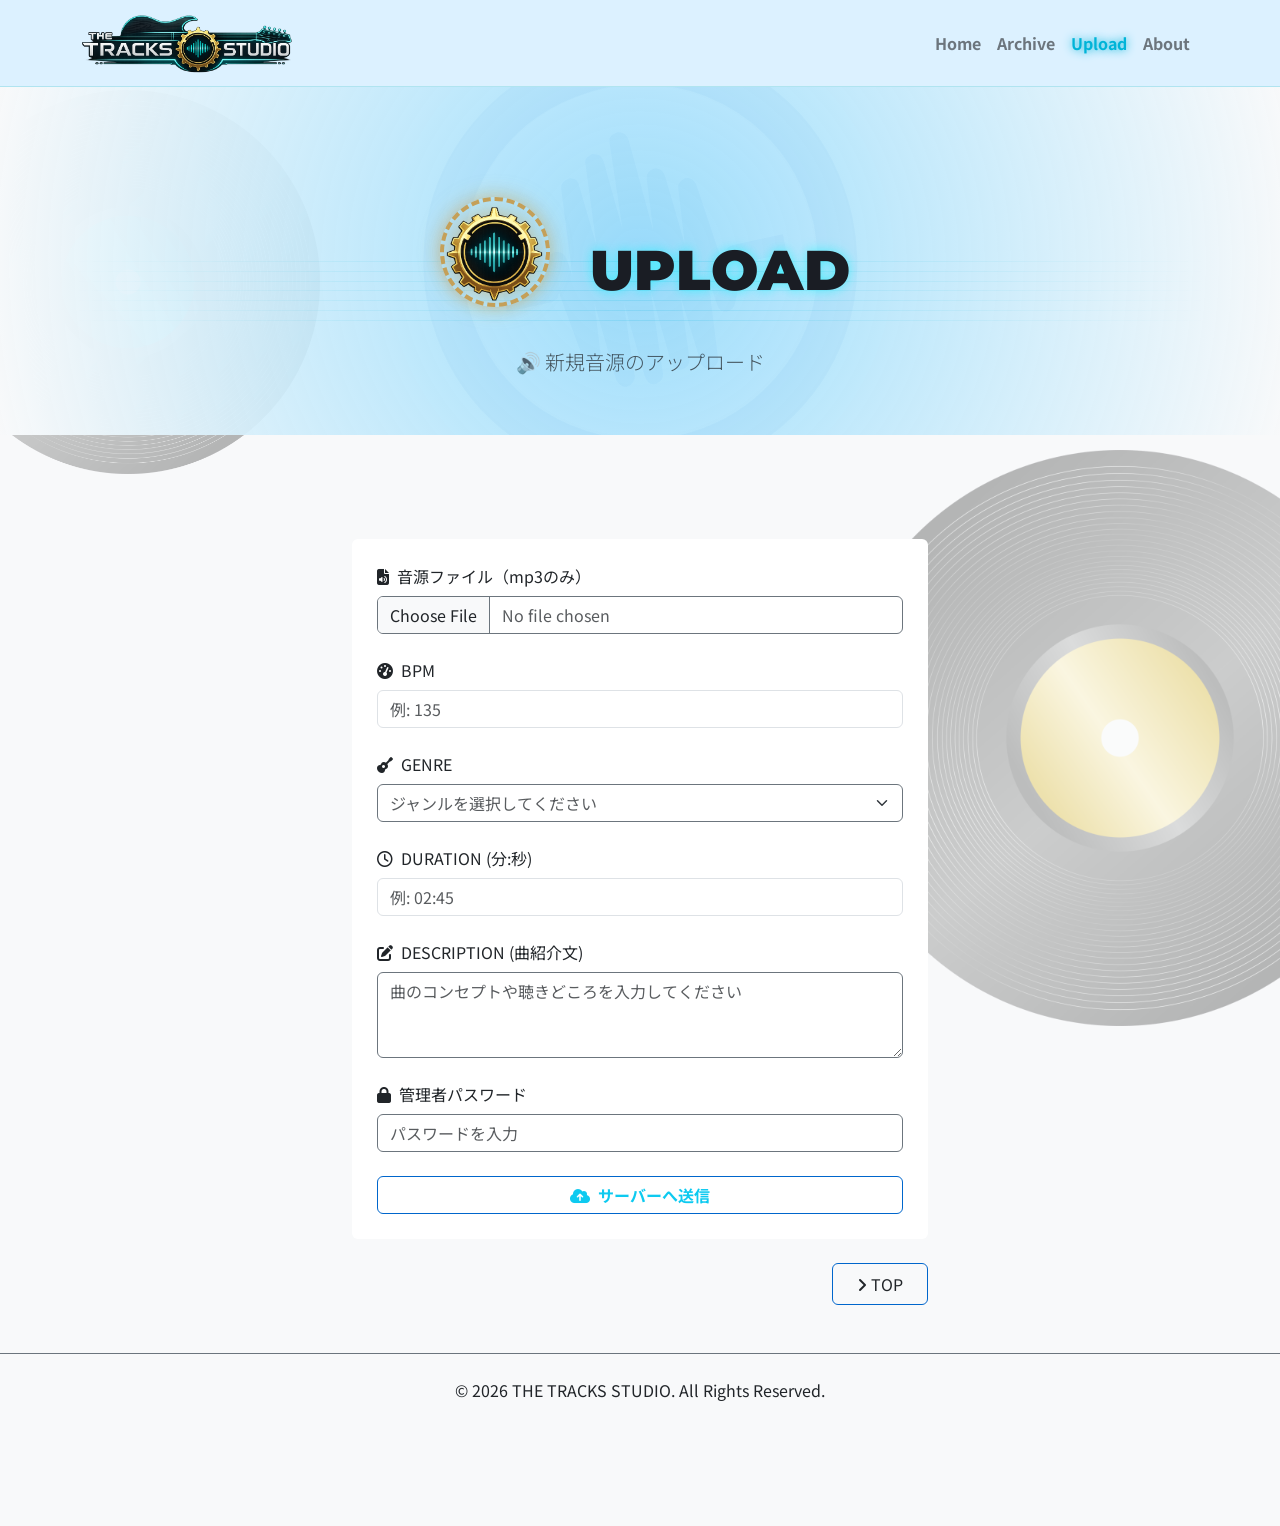
<file: upload.html>
<!DOCTYPE html>
<html lang="ja">
<head>
  <meta charset="UTF-8">
  <title>THE TRACKS STUDIO - 音源アップロード</title>
  <!-- Bootstrap 5 CSS -->
  <link href="https://cdn.jsdelivr.net/npm/bootstrap@5.3.2/dist/css/bootstrap.min.css" rel="stylesheet">
  <!-- Font Awesome 6 (アイコンフォント) -->
  <link href="https://cdnjs.cloudflare.com/ajax/libs/font-awesome/6.4.2/css/all.min.css" rel="stylesheet">
  <!-- Google Fonts -->
  <link rel="preconnect" href="https://fonts.googleapis.com">
  <link rel="preconnect" href="https://fonts.gstatic.com" crossorigin>
  <link
    href="https://fonts.googleapis.com/css2?family=Montserrat:wght@700;900&family=Noto+Sans+JP:wght@400;700&display=swap"
    rel="stylesheet">
  <!-- カスタムCSS -->
  <link rel="stylesheet" href="css/style.css">
</head>
<body>

  <!-- ナビゲーションバー -->
  <nav class="navbar navbar-expand-lg navbar-dark ssh-navbar sticky-top">
    <div class="container">
      <a class="navbar-brand" href="index.html"><img src="img/rogo-skeleton.png" alt="ロゴ" class="nav-rogo"></a>
      <button class="navbar-toggler" type="button" data-bs-toggle="collapse" data-bs-target="#sshNavbarContent">
        <span class="navbar-toggler-icon"></span>
      </button>
      <div class="collapse navbar-collapse" id="sshNavbarContent">
        <ul class="navbar-nav ms-auto mb-2 mb-lg-0">
          <li class="nav-item">
            <a class="nav-link ssh-nav-link" href="index.html">Home</a>
          </li>
          <li class="nav-item">
            <a class="nav-link ssh-nav-link" href="archive.html">Archive</a>
          </li>
          <li class="nav-item">
            <a class="nav-link ssh-nav-link active" href="upload.html">Upload</a>
          </li>
          <li class="nav-item">
            <a class="nav-link ssh-nav-link" href="about.html">About</a>
          </li>
        </ul>
      </div>
    </div>
  </nav>

  <div id="page-shell">
  <!-- ヒーローセクション（Home） -->
  <header id="home" class="ssh-hero-section d-flex align-items-center">
    <!-- ギターシルエットの装飾 -->
    <i class="fa-brands fa-creative-commons-sampling ssh-bg-guitar"></i>

    <!-- 7本の弦を模したライン装飾 -->
    <div class="ssh-strings-container">
      <div class="ssh-string-line"></div>
      <div class="ssh-string-line"></div>
      <div class="ssh-string-line"></div>
      <div class="ssh-string-line"></div>
      <div class="ssh-string-line"></div>
      <div class="ssh-string-line"></div>
      <div class="ssh-string-line"></div>
    </div>

    <div class="container text-center mb-4">
      <!-- 提示ロゴの再現エリア -->
      <div class="ssh-logo-wrapper">

        <div class="ssh-logo-center">
          <div class="ssh-gold-gear"></div>
          <!-- 紋章として鋭利な突起を画像で表現 -->
          <div class="ssh-gold-crest">
            <img src="img/emblem.png" alt="emblem" class="w-75 mt-1">
          </div>
        </div>
        <div class="ssh-logo-right">
          <div class="ssh-text-studio">UPLOAD</div>
        </div>
      </div>

      <p class="lead text-muted mb-1">🔊 新規音源のアップロード</p>

    </div>
  </header>

  <main class="container my-1">
    <section id="archive" class="py-5">

      <!-- レコード背景1 -->
      <div class="record1"><img src="img/record1.png" alt="レコード1"></div>
      <!-- レコード背景2 -->
      <div class="record2"><img src="img/record2.png" alt="レコード2"></div>


    </section>

  </main>
  </div>

  <div class="container" style="max-width: 600px;">
    
   <form action="php/upload.php" method="POST" enctype="multipart/form-data" class="ssh-track-card p-4 rounded">
  
  <div class="mb-4">
    <label for="musicFile" class="form-label text-dark"><i class="fa-solid fa-file-audio me-2"></i>音源ファイル（mp3のみ）</label>
    <input type="file" class="form-control bg-white text-muted border-secondary" id="musicFile" name="mp3_file" accept=".mp3" required>
  </div>

  <div class="mb-4">
    <label for="track_bpm" class="form-label text-dark"><i class="fa-solid fa-gauge-high me-2"></i>BPM</label>
    <input type="number" class="form-control" id="track_bpm" name="track_bpm" placeholder="例: 135" required>
  </div>

  <div class="mb-4">
    <label for="track_genre" class="form-label text-dark"><i class="fa-solid fa-guitar me-2"></i>GENRE</label>
    <select class="form-select bg-white text-muted border-secondary" id="track_genre" name="track_genre" required>
      <option value="" disabled selected>ジャンルを選択してください</option>
      <option value="Djent / Progressive Metal">Ballade</option>
      <option value="Cyber Metal / Synthwave">Pops</option>
      <option value="Atmospheric Ambient Rock">Metal</option>
      <option value="Hard Rock / Metalcore">Hard Rock</option>
    </select>
  </div>

  <div class="mb-4">
    <label for="track_duration" class="form-label text-dark"><i class="fa-regular fa-clock me-2"></i>DURATION (分:秒)</label>
    <input type="text" class="form-control" id="track_duration" name="track_duration" placeholder="例: 02:45" pattern="^[0-9]{2}:[0-9]{2}$" title="「02:45」のように 分分:秒秒 の形式で入力してください" required>
    </div>

    <div class="mb-4">
    <label for="track_desc" class="form-label text-dark"><i class="fa-solid fa-pen-to-square me-2"></i>DESCRIPTION (曲紹介文)</label>
    <textarea class="form-control bg-white text-muted border-secondary" id="track_desc" name="track_desc" rows="3" placeholder="曲のコンセプトや聴きどころを入力してください" required></textarea>
  </div>

  <div class="mb-4">
    <label for="uploadPassword" class="form-label text-dark"><i class="fa-solid fa-lock me-2"></i>管理者パスワード</label>
    <input type="password" class="form-control bg-white text-muted border-secondary" id="uploadPassword" name="upload_password" placeholder="パスワードを入力" required>
  </div>

  <button type="submit" class="btn ssh-btn-outline w-100 fw-bold text-info"><i class="fa-solid fa-cloud-arrow-up me-2"></i>サーバーへ送信</button>

</form>
    
      <div class="mt-4 d-flex justify-content-end">
      <a href="index.html" class="btn text-dark ssh-btn-outline px-4 py-2 ">
        <i class="fa-solid fa-angle-right me-1"></i>TOP
      </a>
      </div>
  </div>

    <!-- フッター -->
  <footer class="text-center py-4 border-top border-secondary mt-5">
    <div class="container">
      <p class="text-dark mb-0">&copy; 2026 THE TRACKS STUDIO. All Rights Reserved.</p>
    </div>
  </footer>

  <!-- Bootstrap 5 JS Bundle -->
  <script src="https://cdn.jsdelivr.net/npm/bootstrap@5.3.2/dist/js/bootstrap.bundle.min.js"></script>
  <!-- jQuery -->
  <script src="https://code.jquery.com/jquery-3.7.1.min.js"></script>
<!-- 音源再生用のカスタムJS -->
  <script src="js/music.js"></script>
  <script src="js/router.js"></script>
</body>
</html>
</file>
<file: css/style.css>
@charset "UTF-8";

html {
  font-size: 100%;
}
img {
  width: 100%;
}

/* 指定カラーパレットの定義 */
:root {
  --color-bg-main: #f8f9fa;
  --color-bg-card: #ffffff;
  --color-accent: #0066cc;
  --color-accent-glow: #00b4d8;
  --color-text-main: #1a1d24;
  --color-text-sub: #6c757d;

  /* ゴールド（中央のロゴ用） */
  --color-gold: #c5a059;
  --color-gold-glow: rgba(197, 160, 89, 0.6);
}

/* 全体設定 */
body {
  background-color: var(--color-bg-main);
  color: var(--color-text-main);
  font-family: "Noto Sans JP", "Segoe UI", sans-serif;
  overflow-x: hidden;
  padding-bottom: 100px; /* 固定プレイヤー用の余白 */
}

/* ナビゲーションバー */
.ssh-navbar {
  background-color: rgba(219, 241, 255, 0.967);
  backdrop-filter: blur(10px);
  border-bottom: 1px solid rgba(0, 173, 181, 0.2);
}
.ssh-navbar .navbar-brand {
  font-family: "Montserrat", sans-serif;
  font-weight: 900;
  color: var(--color-text-main);
  text-shadow: 0 0 8px var(--color-accent-glow);
}

.nav-rogo {
  height: 60px;
}

.ssh-nav-link {
  color: var(--color-text-sub) !important;
  font-weight: 700;
  transition:
    color 0.3s ease,
    text-shadow 0.3s ease;
}
.ssh-nav-link:hover,
.ssh-nav-link.active {
  color: var(--color-accent-glow) !important;
  text-shadow: 0 0 10px var(--color-accent-glow);
}

/* ヒーローセクション（ロゴデザイン再現） */
.ssh-hero-section {
  position: relative;
  padding: 100px 0 30px 0;
  background: radial-gradient(
    circle at center,
    rgba(135, 215, 252, 0.8) 0%,
    var(--color-bg-main) 100%
  );
  overflow: hidden;
}

/* 背景の波形模様風の装飾 */
.ssh-bg-guitar {
  position: absolute;
  font-size: 28rem;
  color: var(--color-accent);
  opacity: 0.03;
  top: 50%;
  left: 50%;
  transform: translate(-50%, -50%) rotate(-12deg);
  pointer-events: none;
  z-index: 0;
}

/* 7弦を模したライン装飾 */
.ssh-strings-container {
  position: absolute;
  top: 50%;
  left: 5%;
  right: 5%;
  height: 60px;
  display: flex;
  flex-direction: column;
  justify-content: space-between;
  opacity: 0.15;
  pointer-events: none;
  z-index: 1;
}
.ssh-string-line {
  height: 1px;
  background: linear-gradient(
    90deg,
    transparent 0%,
    var(--color-accent-glow) 50%,
    transparent 100%
  );
}

/* ロゴエリア */
.ssh-logo-wrapper {
  position: relative;
  z-index: 2;
  display: flex;
  align-items: center;
  justify-content: center;
  gap: 30px;
  margin-bottom: 30px;
}
.ssh-logo-left {
  text-align: right;
  font-family: "Montserrat", sans-serif;
  font-weight: 900;
  letter-spacing: 0.05em;
}
.ssh-logo-left .ssh-text-the,.ssh-text-tracks {
  font-size: 3.5rem;
  line-height: 0.85;
  color: var(--color-text-main);
  text-shadow: 0 0 12px rgba(8, 247, 254, 0.6);
}

.ssh-text-the{
  text-align: left;
}

.ssh-text-studio{
margin-top: 35px;
}

.ssh-logo-left .ssh-text-studio {
  font-size: 3.2rem;
  line-height: 0.85;
  color: var(--color-text-main);
  text-shadow: 0 0 12px rgba(8, 247, 254, 0.6);
}
.ssh-logo-center {
  position: relative;
  width: 130px;
  height: 130px;
  display: flex;
  align-items: center;
  justify-content: center;
}
/* ゴールドのギア回転アニメーション */
.ssh-gold-gear {
  position: absolute;
  width: 110px;
  height: 110px;
  border: 4px dashed var(--color-gold);
  border-radius: 50%;
  box-shadow: 0 0 20px var(--color-gold-glow);
  animation: sshSpinGear 40s linear infinite;
}
.ssh-gold-crest {
  position: relative;
  z-index: 2;
  color: var(--color-gold);
  font-size: 3.2rem;
  filter: drop-shadow(0 0 10px var(--color-gold-glow));
}
.ssh-logo-right {
  font-family: "Montserrat", sans-serif;
  font-weight: 900;
  letter-spacing: 0.05em;
}
.ssh-logo-right .ssh-text-studio {
  font-size: 3.5rem;
  color: var(--color-text-main);
  text-shadow: 0 0 12px rgba(8, 247, 254, 0.6);
}

.record1 {
  position: fixed;
  left: -5%;
  top: 10%;
  width: 30%;
  animation: rmahou1 10s linear infinite;
  z-index: -100;
  opacity: 0.3;
}

.record2 {
  position: fixed;
  right: -10%;
  top: 50%;
  width: 45%;
  animation: rmahou1 15s linear infinite;
  z-index: -100;
  opacity: 0.3;
}

/* アニメーションの具体的な動き（ビデオテープ）を定義 */
@keyframes rmahou1 {
  0% {
    /* アニメーション開始時（0秒目）のキメポーズ：回転なし */
    transform: rotate(0deg);
  }
  100% {
    /* アニメーション終了時（15秒目）のキメポーズ：時計回りに1周 */
    transform: rotate(360deg);
  }
}

@keyframes sshSpinGear {
  from {
    transform: rotate(0deg);
  }
  to {
    transform: rotate(360deg);
  }
}

/* レスポンシブロゴ調整 */
@media (max-width: 768px) {
  .ssh-logo-wrapper {
    flex-direction: column;
    gap: 15px;
  }
  .ssh-logo-left {
    text-align: center;
  }
  .ssh-logo-left .ssh-text-seven,
  .ssh-logo-left .ssh-text-strings {
    font-size: 2.2rem;
  }
  .ssh-logo-right .ssh-text-hub {
    font-size: 2.2rem;
  }
  .ssh-logo-center {
    width: 100px;
    height: 100px;
  }
  .ssh-gold-gear {
    width: 85px;
    height: 85px;
  }
  .ssh-gold-crest {
    font-size: 2.5rem;
  }

}

/* セクション共通 */
.ssh-section-title {
  font-family: "Montserrat", sans-serif;
  font-weight: 900;
  letter-spacing: 2px;
  margin-bottom: 40px;
  position: relative;
  display: inline-block;
}
.ssh-section-title::after {
  content: "";
  position: absolute;
  left: 0;
  bottom: -10px;
  width: 50px;
  height: 3px;
  background-color: var(--color-accent);
  box-shadow: 0 0 8px var(--color-accent-glow);
}

/* カード・アーカイブセクション */
#archive{
  position: relative;
}

.ssh-track-card {
  background-color: var(--color-bg-card);
  border: 1px solid rgba(238, 238, 238, 0.05);
  border-radius: 12px;
  transition:
    transform 0.3s ease,
    border-color 0.3s ease,
    box-shadow 0.3s ease;
}
.ssh-track-card:hover {
  transform: translateY(-5px);
  border-color: rgba(0, 173, 181, 0.4);
  box-shadow: 0 8px 24px rgba(0, 173, 181, 0.15);
}
.ssh-track-title {
  font-weight: 700;
  color: var(--color-text-main);
}
.ssh-track-desc {
  color: var(--color-text-sub);
}
.ssh-custom-badge {
  background-color: rgba(0, 173, 181, 0.1);
  border: 1px solid var(--color-accent);
  color: var(--color-accent-glow);
  font-size: 0.75rem;
  padding: 0.35em 0.65em;
}
.ssh-track-meta {
  color: var(--color-text-sub);
  font-size: 0.8rem;
}

/* ボタンカスタマイズ */
.ssh-btn-outline {
  border: 1px solid var(--color-accent);
  color: var(--color-accent-glow);
  background-color: transparent;
  transition: all 0.3s ease;
}
.ssh-btn-outline:hover,
.ssh-btn-outline.active {
  background-color: var(--color-accent);
  color: var(--color-text-main);
  box-shadow: 0 0 12px var(--color-accent-glow);
  border-color: var(--color-accent-glow);
}

/* グローバルオーディオプレイヤー（固定式） */
.ssh-global-player {
  /* 💡 どんな要素が暴れても、画面の最下部に強制固定する */
  position: fixed !important;
  bottom: 0 !important;
  left: 0 !important;
  right: 0 !important;
  width: 100% !important;
  
  /* 💡 レコード背景などのあらゆる装飾よりも手前に引っ張り出す */
  z-index: 99999 !important; 
  
  /* 💡 スクロール時のちらつきや置いていかれを物理的に防止する魔法の2行 */
  backface-visibility: hidden;
  -webkit-backface-visibility: hidden;

  /* あなたが設定したサイバーパンクなデザイン（そのままキープ） */
  background-color: rgba(37, 42, 52, 0.95);
  backdrop-filter: blur(12px);
  -webkit-backdrop-filter: blur(12px);
  border-top: 2px solid var(--color-accent);
  box-shadow: 0 -5px 25px rgba(0, 0, 0, 0.5);
  padding: 15px 0;

  /* 💡 アニメーション用：初期状態は画面の下に完全に隠す */
  transform: translateY(100%); 
  transition: transform 0.3s ease-in-out;
}

/* 💡 activeクラスがついたらニュッと最下部に出現 */
.ssh-global-player.active {
  transform: translateY(0) !important;
}

.ssh-player-btn {
  width: 45px;
  height: 45px;
  border-radius: 50%;
  background-color: var(--color-accent);
  color: var(--color-text-main);
  border: none;
  display: flex;
  align-items: center;
  justify-content: center;
  font-size: 1.2rem;
  box-shadow: 0 0 10px var(--color-accent-glow);
  transition:
    transform 0.2s ease,
    background-color 0.2s ease;
}
.ssh-player-btn:hover {
  transform: scale(1.05);
  background-color: var(--color-accent-glow);
}
.ssh-progress-container {
  width: 100%;
  height: 6px;
  background-color: rgba(238, 238, 238, 0.1);
  border-radius: 3px;
  cursor: pointer;
  position: relative;
}
.ssh-progress-inner {
  height: 100%;
  width: 0%;
  background-color: var(--color-accent-glow);
  box-shadow: 0 0 8px var(--color-accent-glow);
  border-radius: 3px;
  position: absolute;
  top: 0;
  left: 0;
}

/* アバウトセクション */
.ssh-about-box {
  background-color: var(--color-bg-card);
  border-radius: 12px;
  padding: 35px;
  border-left: 4px solid var(--color-accent);
}
.ssh-spec-list dt {
  color: var(--color-accent-glow);
  font-weight: 400;
  font-size: 1.4rem;
}
.ssh-spec-list dd {
  color: var(--color-text-sub);
  margin-bottom: 15px;
}
</file>
